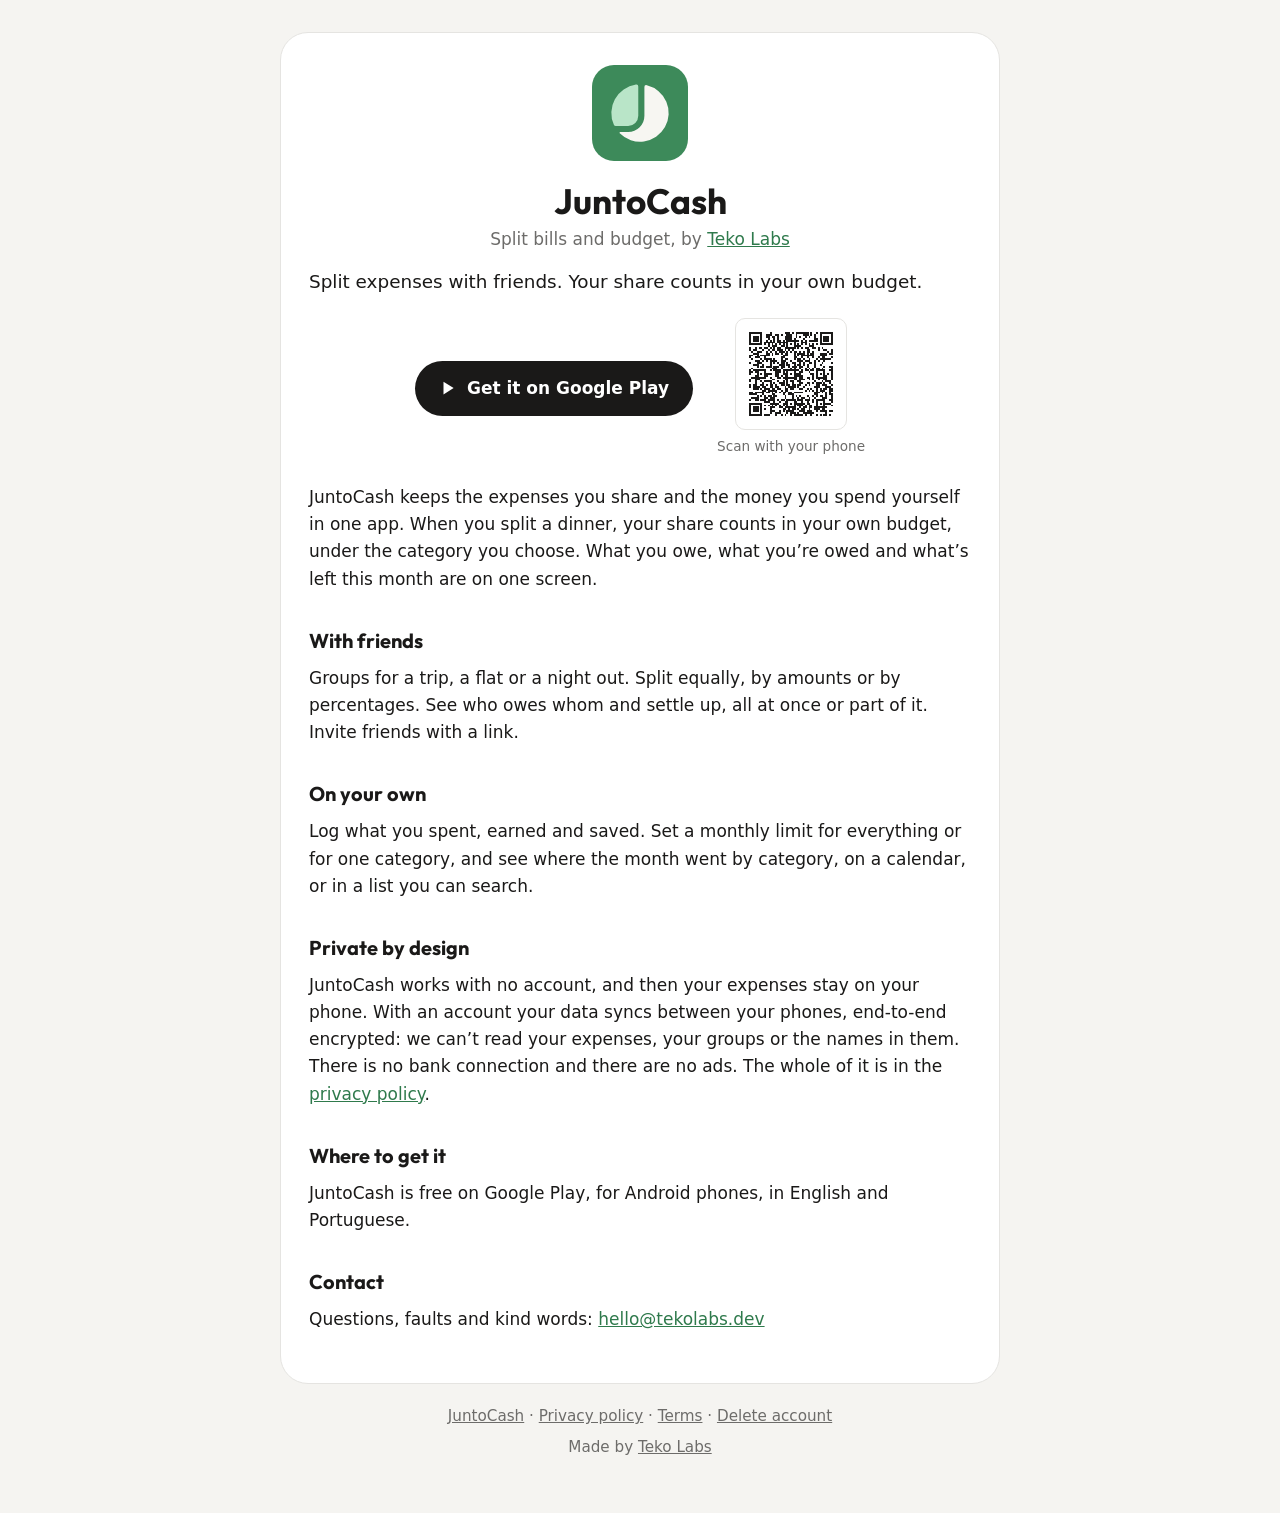
<file: index.html>
<!doctype html>
<html lang="en">
<head>
<meta charset="utf-8">
<meta name="viewport" content="width=device-width, initial-scale=1">
<title>JuntoCash: split bills and budget</title>
<meta name="description" content="Split expenses with friends, and your share counts in your own budget. A budgeting and bill-splitting app for Android, by Teko Labs.">
<meta name="robots" content="index, follow">
<link rel="canonical" href="https://tekolabs.dev/juntocash/">
<link rel="icon" href="icon.svg" type="image/svg+xml">
<link rel="icon" href="icon-512.png" type="image/png" sizes="512x512">
<link rel="apple-touch-icon" href="icon-512.png">
<meta property="og:type" content="website">
<meta property="og:site_name" content="Teko Labs">
<meta property="og:title" content="JuntoCash: split bills and budget">
<meta property="og:description" content="Split expenses with friends, and your share counts in your own budget. A budgeting and bill-splitting app for Android, by Teko Labs.">
<meta property="og:url" content="https://tekolabs.dev/juntocash/">
<meta property="og:image" content="https://tekolabs.dev/juntocash/og.png">
<meta property="og:image:width" content="1024">
<meta property="og:image:height" content="500">
<meta property="og:image:alt" content="A dinner split three ways adds its share to a Food &amp; Drink budget">
<meta name="twitter:card" content="summary_large_image">
<link rel="stylesheet" href="style.css">
<script type="application/ld+json">
{
  "@context": "https://schema.org",
  "@type": "SoftwareApplication",
  "@id": "https://tekolabs.dev/juntocash/#app",
  "name": "JuntoCash",
  "alternateName": "JuntoCash: Split bills, budget",
  "url": "https://tekolabs.dev/juntocash/",
  "image": "https://tekolabs.dev/juntocash/icon-512.png",
  "description": "A budgeting and bill-splitting app. Split expenses with friends, and your share counts in your own budget. Works with no account; with one, your data syncs end-to-end encrypted.",
  "applicationCategory": "FinanceApplication",
  "operatingSystem": "Android",
  "installUrl": "https://play.google.com/store/apps/details?id=dev.tekolabs.juntocash",
  "offers": { "@type": "Offer", "price": "0", "priceCurrency": "USD" },
  "author": { "@type": "Organization", "@id": "https://tekolabs.dev/#organization", "name": "Teko Labs", "url": "https://tekolabs.dev/" },
  "publisher": { "@id": "https://tekolabs.dev/#organization" }
}
</script>
</head>
<body>
<main>
  <header>
    <img src="icon.svg" alt="JuntoCash">
    <h1>JuntoCash</h1>
    <p class="soft">Split bills and budget, by <a href="https://tekolabs.dev/">Teko Labs</a></p>
  </header>

  <p class="lead">Split expenses with friends. Your share counts in your own budget.</p>

  <div class="get">
    <a class="button" href="https://play.google.com/store/apps/details?id=dev.tekolabs.juntocash&amp;referrer=utm_source%3Dwebsite%26utm_medium%3Dtop"><svg viewBox="0 0 24 24" aria-hidden="true"><path d="M6 3.5v17l13.5-8.5z" fill="currentColor"/></svg>Get it on Google Play</a>
    <figure class="qr"><img src="get-app-qr.svg" alt="QR code that opens JuntoCash on Google Play" width="112" height="112"><figcaption>Scan with your phone</figcaption></figure>
  </div>

  <p>JuntoCash keeps the expenses you share and the money you spend yourself in one app. When you split a dinner, your share counts in your own budget, under the category you choose. What you owe, what you’re owed and what’s left this month are on one screen.</p>

  <h2>With friends</h2>
  <p>Groups for a trip, a flat or a night out. Split equally, by amounts or by percentages. See who owes whom and settle up, all at once or part of it. Invite friends with a link.</p>

  <h2>On your own</h2>
  <p>Log what you spent, earned and saved. Set a monthly limit for everything or for one category, and see where the month went by category, on a calendar, or in a list you can search.</p>

  <h2>Private by design</h2>
  <p>JuntoCash works with no account, and then your expenses stay on your phone. With an account your data syncs between your phones, end-to-end encrypted: we can’t read your expenses, your groups or the names in them. There is no bank connection and there are no ads. The whole of it is in the <a href="privacy.html">privacy policy</a>.</p>

  <h2>Where to get it</h2>
  <p>JuntoCash is free on Google Play, for Android phones, in English and Portuguese.</p>

  <h2>Contact</h2>
  <p>Questions, faults and kind words: <a href="mailto:hello@tekolabs.dev">hello@tekolabs.dev</a></p>
</main>
<footer>
  <p><a href="./">JuntoCash</a> · <a href="privacy.html">Privacy policy</a> · <a href="terms.html">Terms</a> ·
  <a href="delete-account.html">Delete account</a></p>
  <p>Made by <a href="https://tekolabs.dev/">Teko Labs</a></p>
</footer>
</body>
</html>
</file>
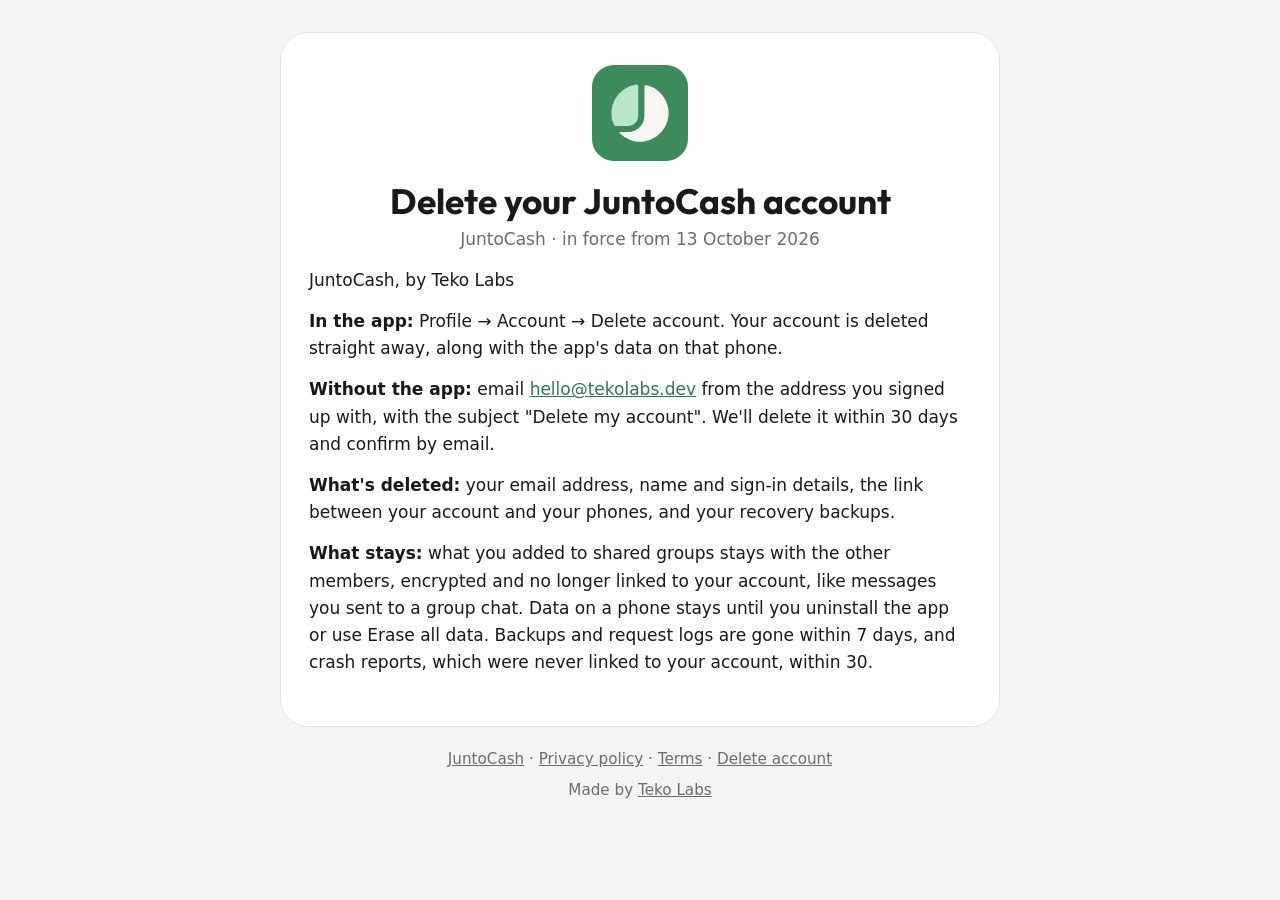
<file: delete-account.html>
<!doctype html>
<html lang="en">
<head>
<meta charset="utf-8">
<meta name="viewport" content="width=device-width, initial-scale=1">
<title>Delete your JuntoCash account · JuntoCash</title>
<meta name="description" content="How to delete a JuntoCash account, in the app or by email, and what is deleted.">
<meta name="robots" content="index, follow">
<link rel="canonical" href="https://tekolabs.dev/juntocash/delete-account.html">
<link rel="icon" href="icon.svg" type="image/svg+xml">
<link rel="icon" href="icon-512.png" type="image/png" sizes="512x512">
<link rel="apple-touch-icon" href="icon-512.png">
<meta property="og:type" content="article">
<meta property="og:site_name" content="Teko Labs">
<meta property="og:title" content="Delete your JuntoCash account · JuntoCash">
<meta property="og:description" content="How to delete a JuntoCash account, in the app or by email, and what is deleted.">
<meta property="og:url" content="https://tekolabs.dev/juntocash/delete-account.html">
<meta property="og:image" content="https://tekolabs.dev/juntocash/og.png">
<meta property="og:image:width" content="1024">
<meta property="og:image:height" content="500">
<meta property="og:image:alt" content="A dinner split three ways adds its share to a Food &amp; Drink budget">
<meta name="twitter:card" content="summary_large_image">
<link rel="stylesheet" href="style.css">
</head>
<body>
<main>
  <header>
    <a href="./"><img src="icon.svg" alt="JuntoCash"></a>
    <h1>Delete your JuntoCash account</h1>
    <p class="soft">JuntoCash · in force from 13 October 2026</p>
  </header>

  <p>JuntoCash, by Teko Labs</p>
  <p><strong>In the app:</strong> Profile → Account → Delete account. Your account is deleted straight away, along with the app's data on that phone.</p>
  <p><strong>Without the app:</strong> email <a href="mailto:hello@tekolabs.dev">hello@tekolabs.dev</a> from the address you signed up with, with the subject "Delete my account". We'll delete it within 30 days and confirm by email.</p>
  <p><strong>What's deleted:</strong> your email address, name and sign-in details, the link between your account and your phones, and your recovery backups.</p>
  <p><strong>What stays:</strong> what you added to shared groups stays with the other members, encrypted and no longer linked to your account, like messages you sent to a group chat. Data on a phone stays until you uninstall the app or use Erase all data. Backups and request logs are gone within 7 days, and crash reports, which were never linked to your account, within 30.</p>
</main>
<footer>
  <p><a href="./">JuntoCash</a> · <a href="privacy.html">Privacy policy</a> · <a href="terms.html">Terms</a> ·
  <a href="delete-account.html">Delete account</a></p>
  <p>Made by <a href="https://tekolabs.dev/">Teko Labs</a></p>
</footer>
</body>
</html>
</file>
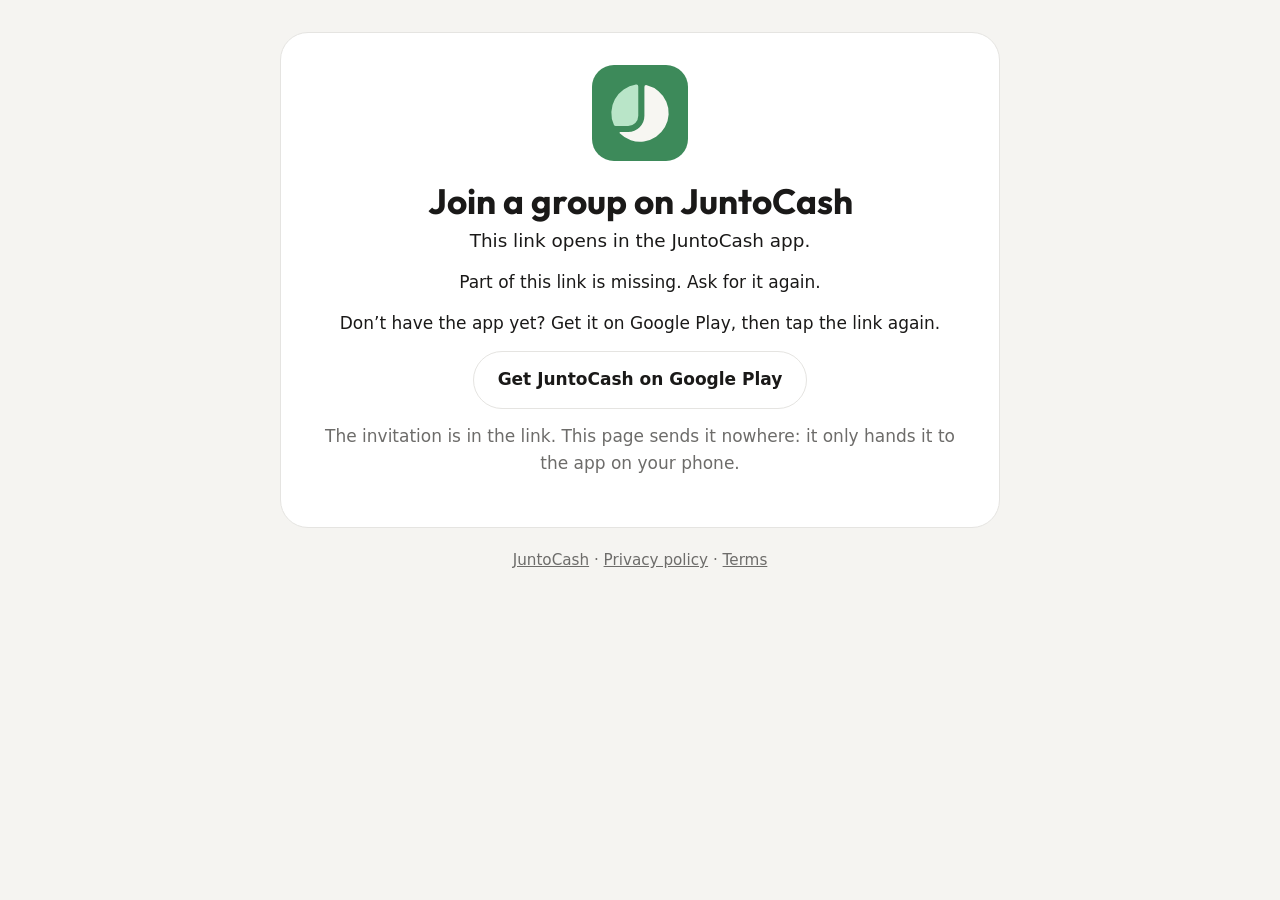
<file: join.html>
<!doctype html>
<html lang="en">
<head>
<meta charset="utf-8">
<meta name="viewport" content="width=device-width, initial-scale=1">
<meta http-equiv="Content-Security-Policy" content="default-src 'none'; style-src 'self'; img-src 'self'; font-src 'self'; script-src 'sha256-OztSRWnpsvgFAwH5nCMyUltzEje2KpNKu6y8FU4hCIE='; base-uri 'none'; form-action 'none'">
<meta name="referrer" content="no-referrer">
<meta name="robots" content="noindex, nofollow">
<title>Join a group on JuntoCash</title>
<link rel="icon" href="icon.svg" type="image/svg+xml">
<link rel="stylesheet" href="style.css">
</head>
<body>
<main>
  <header>
    <img src="icon.svg" alt="JuntoCash">
    <h1 lang="en">Join a group on JuntoCash</h1>
    <h1 lang="pt" hidden>Entrar em um grupo no JuntoCash</h1>
  </header>

  <div lang="en">
    <p class="lead center">This link opens in the JuntoCash app.</p>
    <p class="center" data-with-invite><a class="button" data-open href="junto://join">Open in JuntoCash</a></p>
    <p class="center" data-without-invite hidden>Part of this link is missing. Ask for it again.</p>
    <p class="center">Don’t have the app yet? Get it on Google Play, then tap the link again.</p>
    <p class="center"><a class="button quiet" href="https://play.google.com/store/apps/details?id=dev.tekolabs.juntocash">Get JuntoCash on Google Play</a></p>
    <p class="soft center">The invitation is in the link. This page sends it nowhere: it only hands it to the app on your phone.</p>
  </div>

  <div lang="pt" hidden>
    <p class="lead center">Este link abre no app JuntoCash.</p>
    <p class="center" data-with-invite><a class="button" data-open href="junto://join">Abrir no JuntoCash</a></p>
    <p class="center" data-without-invite hidden>Falta uma parte deste link. Peça o link de novo.</p>
    <p class="center">Ainda não tem o app? Baixe no Google Play e toque no link de novo.</p>
    <p class="center"><a class="button quiet" href="https://play.google.com/store/apps/details?id=dev.tekolabs.juntocash">Baixar o JuntoCash no Google Play</a></p>
    <p class="soft center">O convite está no link. Esta página não o envia a lugar nenhum: só o entrega ao app no seu celular.</p>
  </div>
</main>
<footer>
  <p><a href="./">JuntoCash</a> · <a href="privacy.html">Privacy policy</a> · <a href="terms.html">Terms</a></p>
</footer>
<script>
var invite = location.hash;
var portuguese = (navigator.language || "").toLowerCase().indexOf("pt") === 0;
document.documentElement.lang = portuguese ? "pt" : "en";
document.querySelectorAll("[lang]").forEach(function (part) {
  if (part !== document.documentElement) part.hidden = (part.lang === "pt") !== portuguese;
});
document.querySelectorAll("[data-open]").forEach(function (link) { link.href = "junto://join" + invite; });
document.querySelectorAll("[data-with-invite]").forEach(function (part) { part.hidden = invite.length < 2; });
document.querySelectorAll("[data-without-invite]").forEach(function (part) { part.hidden = invite.length >= 2; });
</script>
</body>
</html>
</file>
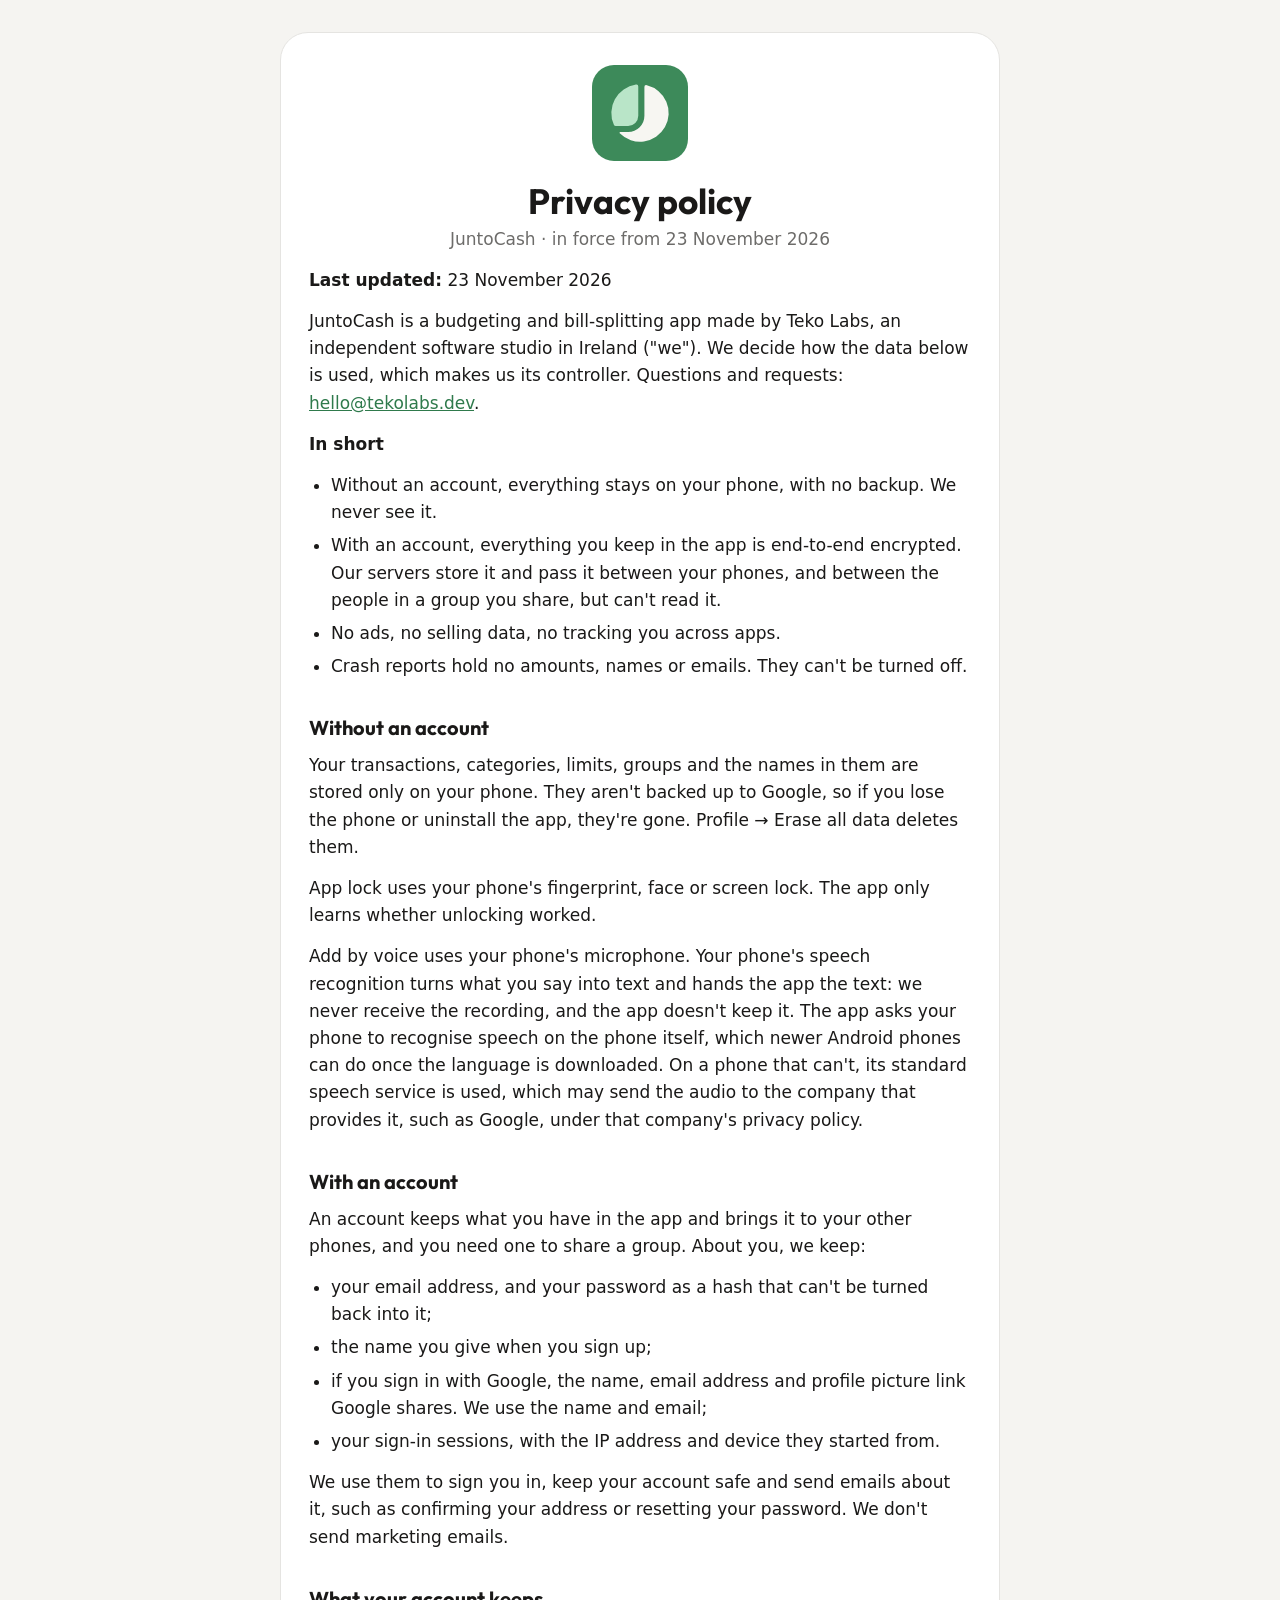
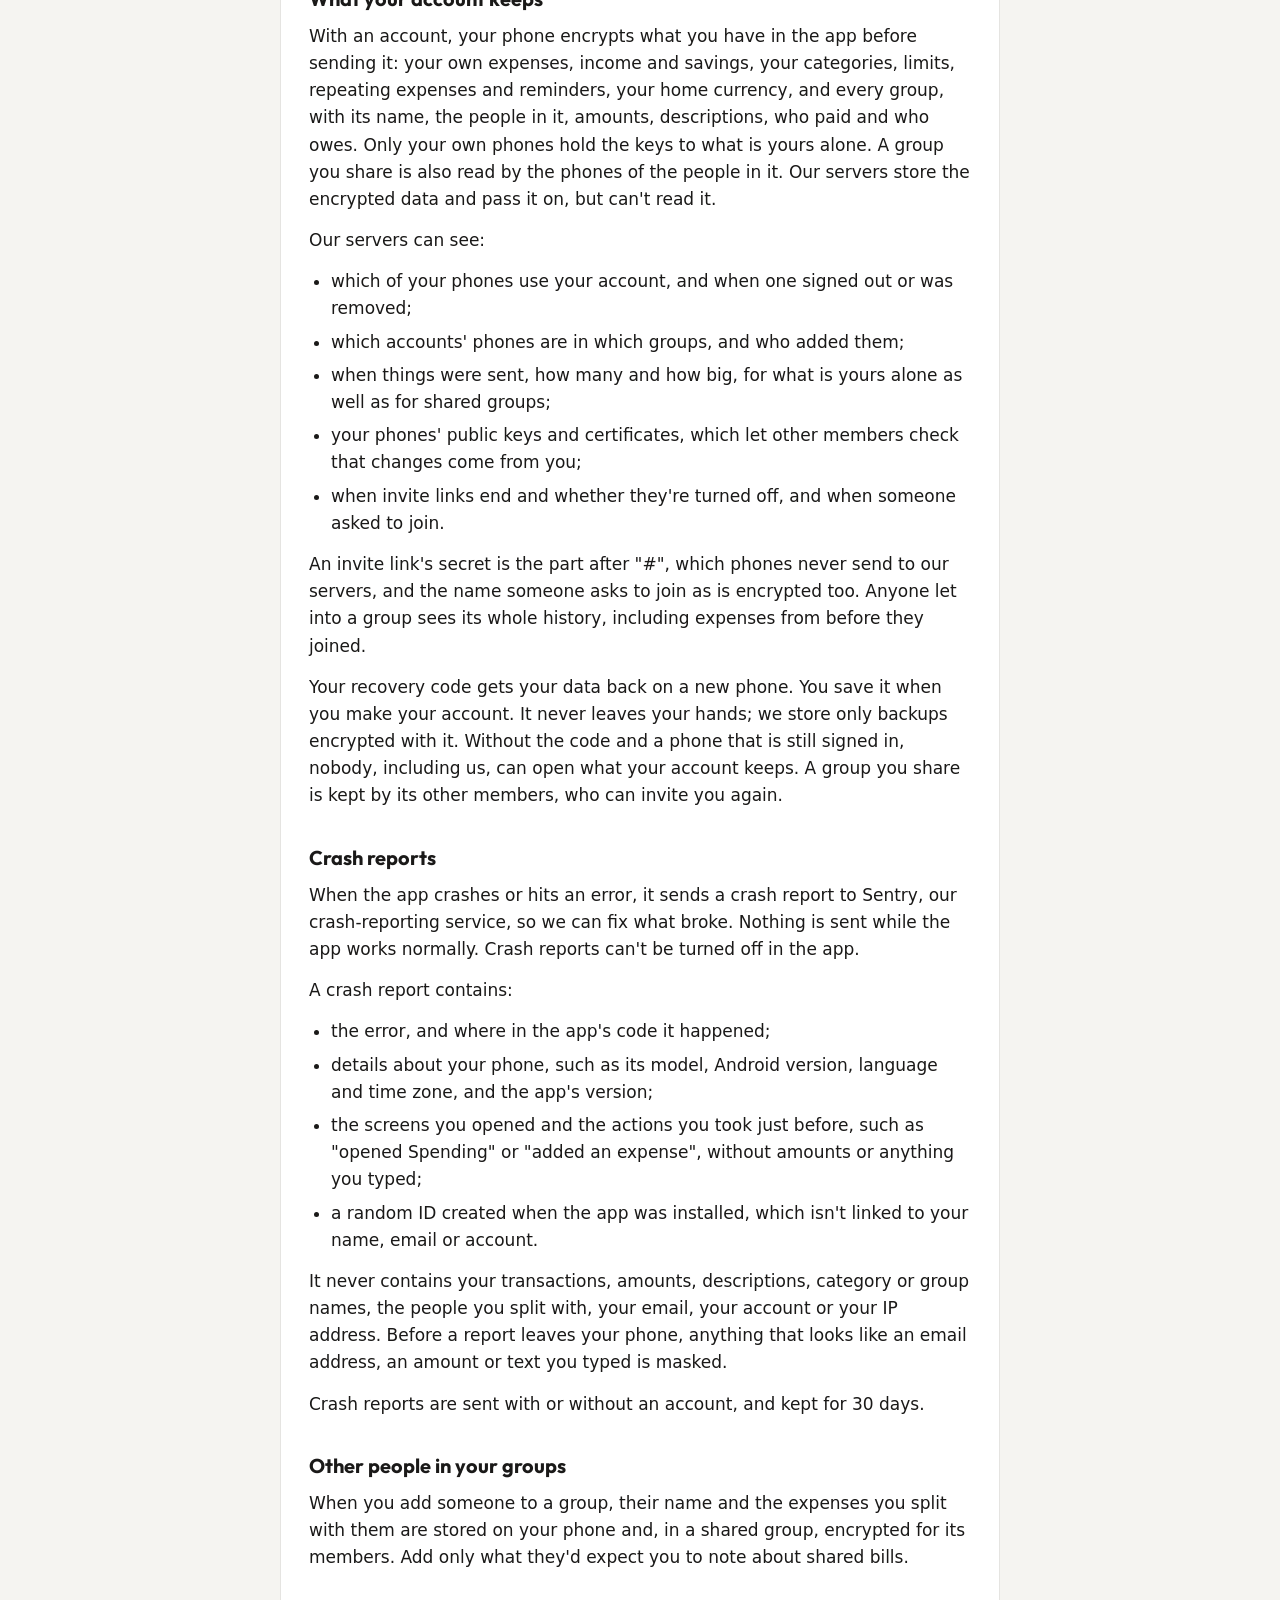
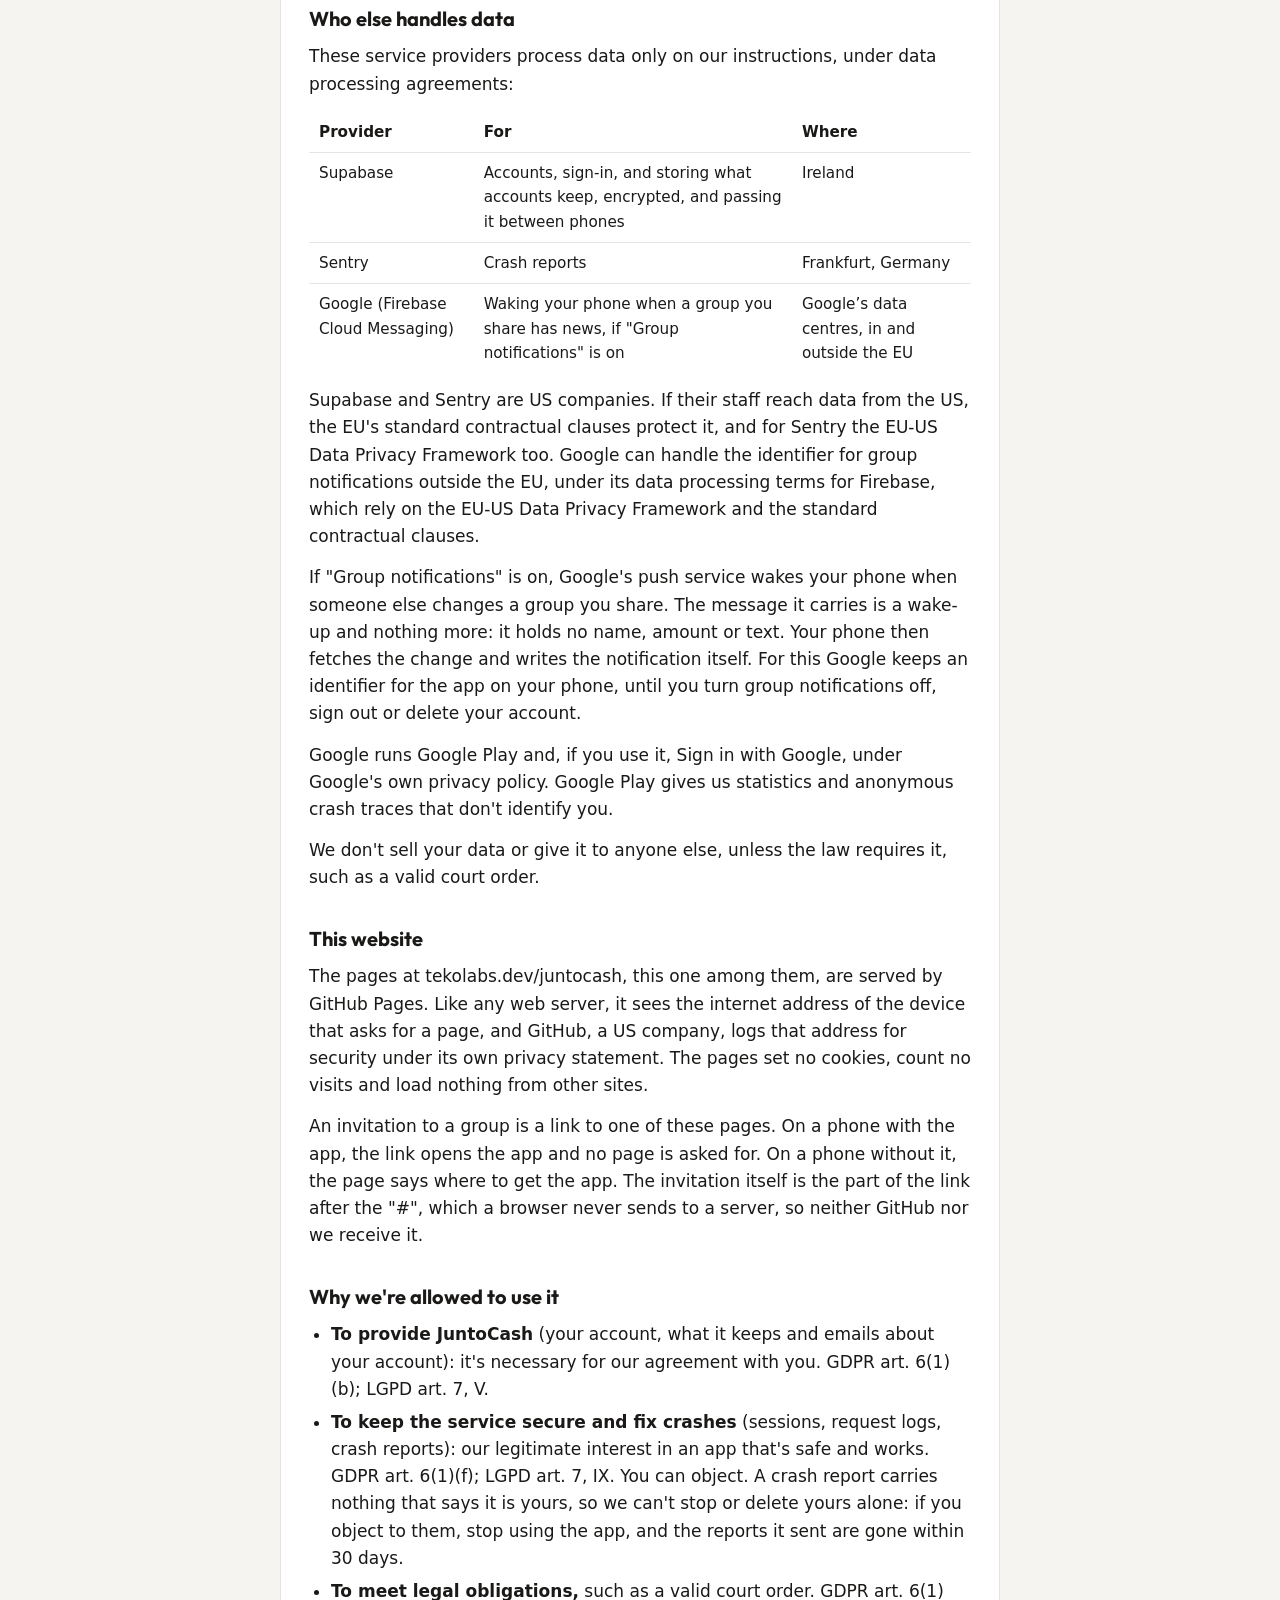
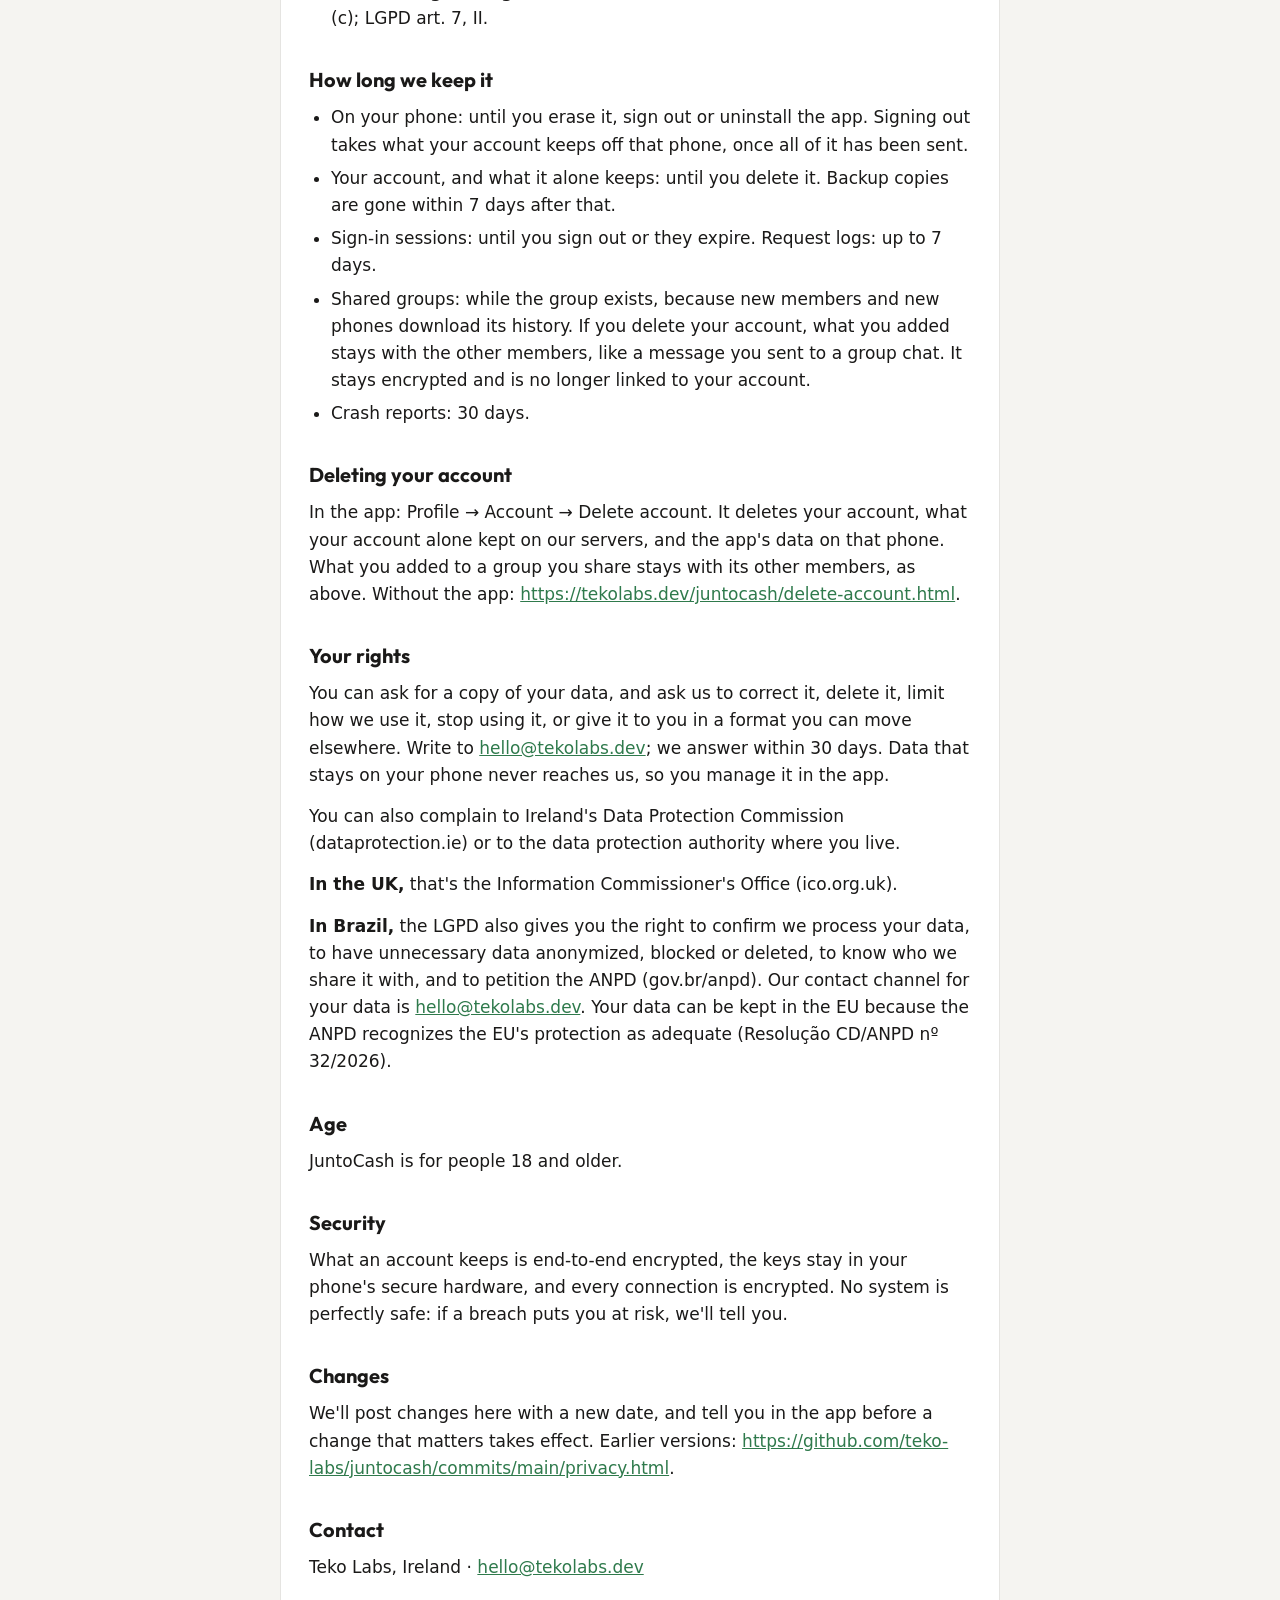
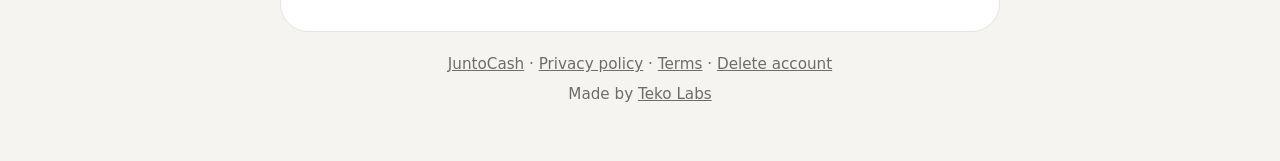
<file: privacy.html>
<!doctype html>
<html lang="en">
<head>
<meta charset="utf-8">
<meta name="viewport" content="width=device-width, initial-scale=1">
<title>Privacy policy · JuntoCash</title>
<meta name="description" content="What JuntoCash keeps on your phone, what an account keeps, what our servers can and can&#x27;t see, and how to delete it.">
<meta name="robots" content="index, follow">
<link rel="canonical" href="https://tekolabs.dev/juntocash/privacy.html">
<link rel="icon" href="icon.svg" type="image/svg+xml">
<link rel="icon" href="icon-512.png" type="image/png" sizes="512x512">
<link rel="apple-touch-icon" href="icon-512.png">
<meta property="og:type" content="article">
<meta property="og:site_name" content="Teko Labs">
<meta property="og:title" content="Privacy policy · JuntoCash">
<meta property="og:description" content="What JuntoCash keeps on your phone, what an account keeps, what our servers can and can&#x27;t see, and how to delete it.">
<meta property="og:url" content="https://tekolabs.dev/juntocash/privacy.html">
<meta property="og:image" content="https://tekolabs.dev/juntocash/og.png">
<meta property="og:image:width" content="1024">
<meta property="og:image:height" content="500">
<meta property="og:image:alt" content="A dinner split three ways adds its share to a Food &amp; Drink budget">
<meta name="twitter:card" content="summary_large_image">
<link rel="stylesheet" href="style.css">
</head>
<body>
<main>
  <header>
    <a href="./"><img src="icon.svg" alt="JuntoCash"></a>
    <h1>Privacy policy</h1>
    <p class="soft">JuntoCash · in force from 23 November 2026</p>
  </header>

  <p><strong>Last updated:</strong> 23 November 2026</p>
  <p>JuntoCash is a budgeting and bill-splitting app made by Teko Labs, an independent software studio in Ireland ("we"). We decide how the data below is used, which makes us its controller. Questions and requests: <a href="mailto:hello@tekolabs.dev">hello@tekolabs.dev</a>.</p>
  <p><strong>In short</strong></p>
  <ul>
    <li>Without an account, everything stays on your phone, with no backup. We never see it.</li>
    <li>With an account, everything you keep in the app is end-to-end encrypted. Our servers store it and pass it between your phones, and between the people in a group you share, but can't read it.</li>
    <li>No ads, no selling data, no tracking you across apps.</li>
    <li>Crash reports hold no amounts, names or emails. They can't be turned off.</li>
  </ul>
  <h2>Without an account</h2>
  <p>Your transactions, categories, limits, groups and the names in them are stored only on your phone. They aren't backed up to Google, so if you lose the phone or uninstall the app, they're gone. Profile → Erase all data deletes them.</p>
  <p>App lock uses your phone's fingerprint, face or screen lock. The app only learns whether unlocking worked.</p>
  <p>Add by voice uses your phone's microphone. Your phone's speech recognition turns what you say into text and hands the app the text: we never receive the recording, and the app doesn't keep it. The app asks your phone to recognise speech on the phone itself, which newer Android phones can do once the language is downloaded. On a phone that can't, its standard speech service is used, which may send the audio to the company that provides it, such as Google, under that company's privacy policy.</p>
  <h2>With an account</h2>
  <p>An account keeps what you have in the app and brings it to your other phones, and you need one to share a group. About you, we keep:</p>
  <ul>
    <li>your email address, and your password as a hash that can't be turned back into it;</li>
    <li>the name you give when you sign up;</li>
    <li>if you sign in with Google, the name, email address and profile picture link Google shares. We use the name and email;</li>
    <li>your sign-in sessions, with the IP address and device they started from.</li>
  </ul>
  <p>We use them to sign you in, keep your account safe and send emails about it, such as confirming your address or resetting your password. We don't send marketing emails.</p>
  <h2>What your account keeps</h2>
  <p>With an account, your phone encrypts what you have in the app before sending it: your own expenses, income and savings, your categories, limits, repeating expenses and reminders, your home currency, and every group, with its name, the people in it, amounts, descriptions, who paid and who owes. Only your own phones hold the keys to what is yours alone. A group you share is also read by the phones of the people in it. Our servers store the encrypted data and pass it on, but can't read it.</p>
  <p>Our servers can see:</p>
  <ul>
    <li>which of your phones use your account, and when one signed out or was removed;</li>
    <li>which accounts' phones are in which groups, and who added them;</li>
    <li>when things were sent, how many and how big, for what is yours alone as well as for shared groups;</li>
    <li>your phones' public keys and certificates, which let other members check that changes come from you;</li>
    <li>when invite links end and whether they're turned off, and when someone asked to join.</li>
  </ul>
  <p>An invite link's secret is the part after "#", which phones never send to our servers, and the name someone asks to join as is encrypted too. Anyone let into a group sees its whole history, including expenses from before they joined.</p>
  <p>Your recovery code gets your data back on a new phone. You save it when you make your account. It never leaves your hands; we store only backups encrypted with it. Without the code and a phone that is still signed in, nobody, including us, can open what your account keeps. A group you share is kept by its other members, who can invite you again.</p>
  <h2>Crash reports</h2>
  <p>When the app crashes or hits an error, it sends a crash report to Sentry, our crash-reporting service, so we can fix what broke. Nothing is sent while the app works normally. Crash reports can't be turned off in the app.</p>
  <p>A crash report contains:</p>
  <ul>
    <li>the error, and where in the app's code it happened;</li>
    <li>details about your phone, such as its model, Android version, language and time zone, and the app's version;</li>
    <li>the screens you opened and the actions you took just before, such as "opened Spending" or "added an expense", without amounts or anything you typed;</li>
    <li>a random ID created when the app was installed, which isn't linked to your name, email or account.</li>
  </ul>
  <p>It never contains your transactions, amounts, descriptions, category or group names, the people you split with, your email, your account or your IP address. Before a report leaves your phone, anything that looks like an email address, an amount or text you typed is masked.</p>
  <p>Crash reports are sent with or without an account, and kept for 30 days.</p>
  <h2>Other people in your groups</h2>
  <p>When you add someone to a group, their name and the expenses you split with them are stored on your phone and, in a shared group, encrypted for its members. Add only what they'd expect you to note about shared bills.</p>
  <h2>Who else handles data</h2>
  <p>These service providers process data only on our instructions, under data processing agreements:</p>
  <div class="table"><table>
    <thead><tr><th>Provider</th><th>For</th><th>Where</th></tr></thead>
    <tbody>
      <tr><td>Supabase</td><td>Accounts, sign-in, and storing what accounts keep, encrypted, and passing it between phones</td><td>Ireland</td></tr>
      <tr><td>Sentry</td><td>Crash reports</td><td>Frankfurt, Germany</td></tr>
      <tr><td>Google (Firebase Cloud Messaging)</td><td>Waking your phone when a group you share has news, if "Group notifications" is on</td><td>Google’s data centres, in and outside the EU</td></tr>
    </tbody>
  </table></div>
  <p>Supabase and Sentry are US companies. If their staff reach data from the US, the EU's standard contractual clauses protect it, and for Sentry the EU-US Data Privacy Framework too. Google can handle the identifier for group notifications outside the EU, under its data processing terms for Firebase, which rely on the EU-US Data Privacy Framework and the standard contractual clauses.</p>
  <p>If "Group notifications" is on, Google's push service wakes your phone when someone else changes a group you share. The message it carries is a wake-up and nothing more: it holds no name, amount or text. Your phone then fetches the change and writes the notification itself. For this Google keeps an identifier for the app on your phone, until you turn group notifications off, sign out or delete your account.</p>
  <p>Google runs Google Play and, if you use it, Sign in with Google, under Google's own privacy policy. Google Play gives us statistics and anonymous crash traces that don't identify you.</p>
  <p>We don't sell your data or give it to anyone else, unless the law requires it, such as a valid court order.</p>
  <h2>This website</h2>
  <p>The pages at tekolabs.dev/juntocash, this one among them, are served by GitHub Pages. Like any web server, it sees the internet address of the device that asks for a page, and GitHub, a US company, logs that address for security under its own privacy statement. The pages set no cookies, count no visits and load nothing from other sites.</p>
  <p>An invitation to a group is a link to one of these pages. On a phone with the app, the link opens the app and no page is asked for. On a phone without it, the page says where to get the app. The invitation itself is the part of the link after the "#", which a browser never sends to a server, so neither GitHub nor we receive it.</p>
  <h2>Why we're allowed to use it</h2>
  <ul>
    <li><strong>To provide JuntoCash</strong> (your account, what it keeps and emails about your account): it's necessary for our agreement with you. GDPR art. 6(1)(b); LGPD art. 7, V.</li>
    <li><strong>To keep the service secure and fix crashes</strong> (sessions, request logs, crash reports): our legitimate interest in an app that's safe and works. GDPR art. 6(1)(f); LGPD art. 7, IX. You can object. A crash report carries nothing that says it is yours, so we can't stop or delete yours alone: if you object to them, stop using the app, and the reports it sent are gone within 30 days.</li>
    <li><strong>To meet legal obligations,</strong> such as a valid court order. GDPR art. 6(1)(c); LGPD art. 7, II.</li>
  </ul>
  <h2>How long we keep it</h2>
  <ul>
    <li>On your phone: until you erase it, sign out or uninstall the app. Signing out takes what your account keeps off that phone, once all of it has been sent.</li>
    <li>Your account, and what it alone keeps: until you delete it. Backup copies are gone within 7 days after that.</li>
    <li>Sign-in sessions: until you sign out or they expire. Request logs: up to 7 days.</li>
    <li>Shared groups: while the group exists, because new members and new phones download its history. If you delete your account, what you added stays with the other members, like a message you sent to a group chat. It stays encrypted and is no longer linked to your account.</li>
    <li>Crash reports: 30 days.</li>
  </ul>
  <h2>Deleting your account</h2>
  <p>In the app: Profile → Account → Delete account. It deletes your account, what your account alone kept on our servers, and the app's data on that phone. What you added to a group you share stays with its other members, as above. Without the app: <a href="https://tekolabs.dev/juntocash/delete-account.html">https://tekolabs.dev/juntocash/delete-account.html</a>.</p>
  <h2>Your rights</h2>
  <p>You can ask for a copy of your data, and ask us to correct it, delete it, limit how we use it, stop using it, or give it to you in a format you can move elsewhere. Write to <a href="mailto:hello@tekolabs.dev">hello@tekolabs.dev</a>; we answer within 30 days. Data that stays on your phone never reaches us, so you manage it in the app.</p>
  <p>You can also complain to Ireland's Data Protection Commission (dataprotection.ie) or to the data protection authority where you live.</p>
  <p><strong>In the UK,</strong> that's the Information Commissioner's Office (ico.org.uk).</p>
  <p><strong>In Brazil,</strong> the LGPD also gives you the right to confirm we process your data, to have unnecessary data anonymized, blocked or deleted, to know who we share it with, and to petition the ANPD (gov.br/anpd). Our contact channel for your data is <a href="mailto:hello@tekolabs.dev">hello@tekolabs.dev</a>. Your data can be kept in the EU because the ANPD recognizes the EU's protection as adequate (Resolução CD/ANPD nº 32/2026).</p>
  <h2>Age</h2>
  <p>JuntoCash is for people 18 and older.</p>
  <h2>Security</h2>
  <p>What an account keeps is end-to-end encrypted, the keys stay in your phone's secure hardware, and every connection is encrypted. No system is perfectly safe: if a breach puts you at risk, we'll tell you.</p>
  <h2>Changes</h2>
  <p>We'll post changes here with a new date, and tell you in the app before a change that matters takes effect. Earlier versions: <a href="https://github.com/teko-labs/juntocash/commits/main/privacy.html">https://github.com/teko-labs/juntocash/commits/main/privacy.html</a>.</p>
  <h2>Contact</h2>
  <p>Teko Labs, Ireland · <a href="mailto:hello@tekolabs.dev">hello@tekolabs.dev</a></p>
</main>
<footer>
  <p><a href="./">JuntoCash</a> · <a href="privacy.html">Privacy policy</a> · <a href="terms.html">Terms</a> ·
  <a href="delete-account.html">Delete account</a></p>
  <p>Made by <a href="https://tekolabs.dev/">Teko Labs</a></p>
</footer>
</body>
</html>
</file>
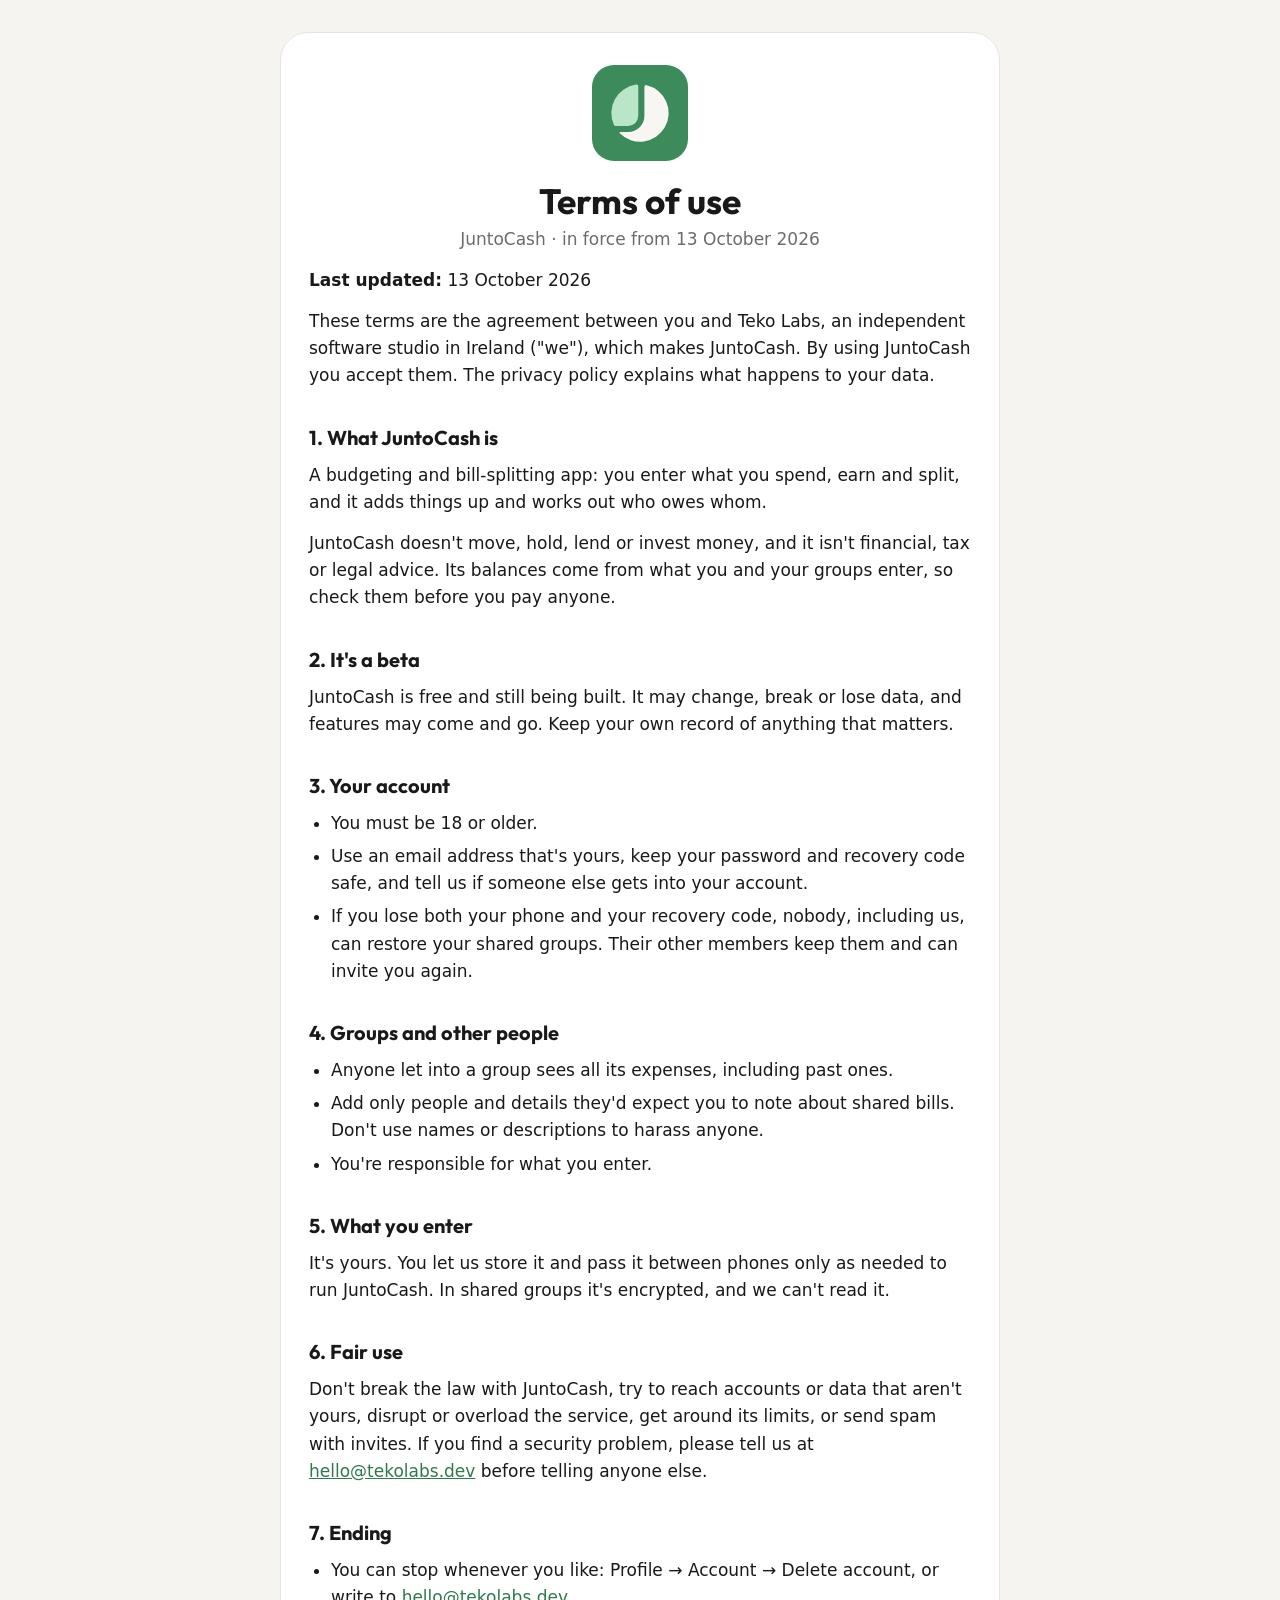
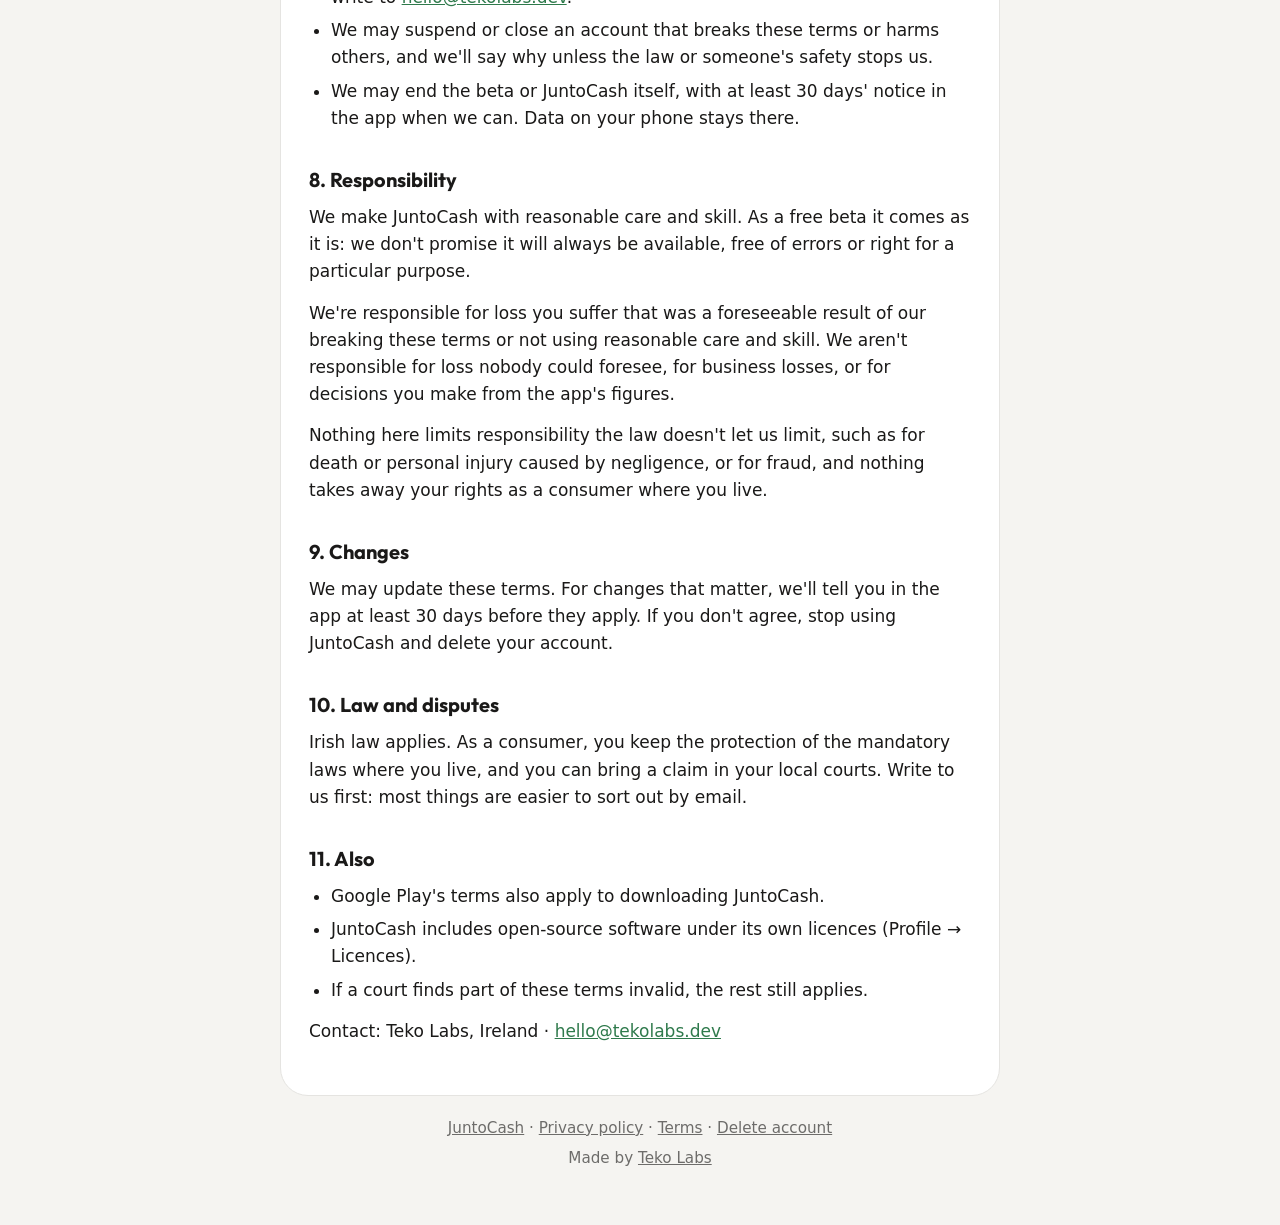
<file: terms.html>
<!doctype html>
<html lang="en">
<head>
<meta charset="utf-8">
<meta name="viewport" content="width=device-width, initial-scale=1">
<title>Terms of use · JuntoCash</title>
<meta name="description" content="The agreement between you and Teko Labs for using JuntoCash.">
<meta name="robots" content="index, follow">
<link rel="canonical" href="https://tekolabs.dev/juntocash/terms.html">
<link rel="icon" href="icon.svg" type="image/svg+xml">
<link rel="icon" href="icon-512.png" type="image/png" sizes="512x512">
<link rel="apple-touch-icon" href="icon-512.png">
<meta property="og:type" content="article">
<meta property="og:site_name" content="Teko Labs">
<meta property="og:title" content="Terms of use · JuntoCash">
<meta property="og:description" content="The agreement between you and Teko Labs for using JuntoCash.">
<meta property="og:url" content="https://tekolabs.dev/juntocash/terms.html">
<meta property="og:image" content="https://tekolabs.dev/juntocash/og.png">
<meta property="og:image:width" content="1024">
<meta property="og:image:height" content="500">
<meta property="og:image:alt" content="A dinner split three ways adds its share to a Food &amp; Drink budget">
<meta name="twitter:card" content="summary_large_image">
<link rel="stylesheet" href="style.css">
</head>
<body>
<main>
  <header>
    <a href="./"><img src="icon.svg" alt="JuntoCash"></a>
    <h1>Terms of use</h1>
    <p class="soft">JuntoCash · in force from 13 October 2026</p>
  </header>

  <p><strong>Last updated:</strong> 13 October 2026</p>
  <p>These terms are the agreement between you and Teko Labs, an independent software studio in Ireland ("we"), which makes JuntoCash. By using JuntoCash you accept them. The privacy policy explains what happens to your data.</p>
  <h2>1. What JuntoCash is</h2>
  <p>A budgeting and bill-splitting app: you enter what you spend, earn and split, and it adds things up and works out who owes whom.</p>
  <p>JuntoCash doesn't move, hold, lend or invest money, and it isn't financial, tax or legal advice. Its balances come from what you and your groups enter, so check them before you pay anyone.</p>
  <h2>2. It's a beta</h2>
  <p>JuntoCash is free and still being built. It may change, break or lose data, and features may come and go. Keep your own record of anything that matters.</p>
  <h2>3. Your account</h2>
  <ul>
    <li>You must be 18 or older.</li>
    <li>Use an email address that's yours, keep your password and recovery code safe, and tell us if someone else gets into your account.</li>
    <li>If you lose both your phone and your recovery code, nobody, including us, can restore your shared groups. Their other members keep them and can invite you again.</li>
  </ul>
  <h2>4. Groups and other people</h2>
  <ul>
    <li>Anyone let into a group sees all its expenses, including past ones.</li>
    <li>Add only people and details they'd expect you to note about shared bills. Don't use names or descriptions to harass anyone.</li>
    <li>You're responsible for what you enter.</li>
  </ul>
  <h2>5. What you enter</h2>
  <p>It's yours. You let us store it and pass it between phones only as needed to run JuntoCash. In shared groups it's encrypted, and we can't read it.</p>
  <h2>6. Fair use</h2>
  <p>Don't break the law with JuntoCash, try to reach accounts or data that aren't yours, disrupt or overload the service, get around its limits, or send spam with invites. If you find a security problem, please tell us at <a href="mailto:hello@tekolabs.dev">hello@tekolabs.dev</a> before telling anyone else.</p>
  <h2>7. Ending</h2>
  <ul>
    <li>You can stop whenever you like: Profile → Account → Delete account, or write to <a href="mailto:hello@tekolabs.dev">hello@tekolabs.dev</a>.</li>
    <li>We may suspend or close an account that breaks these terms or harms others, and we'll say why unless the law or someone's safety stops us.</li>
    <li>We may end the beta or JuntoCash itself, with at least 30 days' notice in the app when we can. Data on your phone stays there.</li>
  </ul>
  <h2>8. Responsibility</h2>
  <p>We make JuntoCash with reasonable care and skill. As a free beta it comes as it is: we don't promise it will always be available, free of errors or right for a particular purpose.</p>
  <p>We're responsible for loss you suffer that was a foreseeable result of our breaking these terms or not using reasonable care and skill. We aren't responsible for loss nobody could foresee, for business losses, or for decisions you make from the app's figures.</p>
  <p>Nothing here limits responsibility the law doesn't let us limit, such as for death or personal injury caused by negligence, or for fraud, and nothing takes away your rights as a consumer where you live.</p>
  <h2>9. Changes</h2>
  <p>We may update these terms. For changes that matter, we'll tell you in the app at least 30 days before they apply. If you don't agree, stop using JuntoCash and delete your account.</p>
  <h2>10. Law and disputes</h2>
  <p>Irish law applies. As a consumer, you keep the protection of the mandatory laws where you live, and you can bring a claim in your local courts. Write to us first: most things are easier to sort out by email.</p>
  <h2>11. Also</h2>
  <ul>
    <li>Google Play's terms also apply to downloading JuntoCash.</li>
    <li>JuntoCash includes open-source software under its own licences (Profile → Licences).</li>
    <li>If a court finds part of these terms invalid, the rest still applies.</li>
  </ul>
  <p>Contact: Teko Labs, Ireland · <a href="mailto:hello@tekolabs.dev">hello@tekolabs.dev</a></p>
</main>
<footer>
  <p><a href="./">JuntoCash</a> · <a href="privacy.html">Privacy policy</a> · <a href="terms.html">Terms</a> ·
  <a href="delete-account.html">Delete account</a></p>
  <p>Made by <a href="https://tekolabs.dev/">Teko Labs</a></p>
</footer>
</body>
</html>
</file>
<file: style.css>
/* JuntoCash's public pages, in the app's own colours and type: its background, a white card, its green.
   Nothing is asked of another site: the headings' font is served from here, and the text is in the reader's own. */
@font-face {
  font-family: "Outfit";
  font-weight: 700;
  font-display: swap;
  src: url("outfit-bold.ttf") format("truetype");
}

:root {
  --ground: #F5F4F1;
  --card: #FFFFFF;
  --ink: #1A1918;
  --ink-soft: #6D6C6A;
  --line: #E5E4E1;
  --green: #3D8A5A;
  --green-deep: #2F7A4C;
  --mint: #C8F0D8;
}

* { box-sizing: border-box; }

html { -webkit-text-size-adjust: 100%; }

body {
  margin: 0;
  min-height: 100vh;
  padding: 32px 16px 48px;
  background: var(--ground);
  color: var(--ink);
  font: 17px/1.6 system-ui, -apple-system, "Segoe UI", Roboto, Helvetica, Arial, sans-serif;
}

main {
  max-width: 720px;
  margin: 0 auto;
  padding: 32px 28px 36px;
  background: var(--card);
  border: 1px solid var(--line);
  border-radius: 28px;
}

header { text-align: center; }

header img { width: 96px; height: 96px; border-radius: 22px; }

h1, h2 { font-family: "Outfit", system-ui, sans-serif; font-weight: 700; text-wrap: balance; }

h1 { margin: 12px 0 4px; font-size: 2.2rem; line-height: 1.15; }

h2 { margin: 32px 0 8px; font-size: 1.25rem; }

p, ul { margin: 0 0 14px; }

ul { padding-left: 22px; }

li { margin-bottom: 6px; }

a { color: var(--green-deep); }

code { font-size: 0.95em; }

.lead { font-size: 1.15rem; }

.soft { color: var(--ink-soft); }

.center { text-align: center; }

[hidden] { display: none !important; }

.button {
  display: inline-block;
  min-width: 260px;
  padding: 14px 24px;
  border-radius: 999px;
  background: var(--ink);
  color: var(--card);
  font-weight: 600;
  text-decoration: none;
}

.button.quiet { background: var(--card); color: var(--ink); border: 1px solid var(--line); }

.table { overflow-x: auto; margin: 0 0 14px; }

table { border-collapse: collapse; width: 100%; font-size: 0.95rem; }

th, td { text-align: left; vertical-align: top; padding: 8px 10px; border-top: 1px solid var(--line); }

thead th { border-top: 0; font-weight: 600; }

footer {
  max-width: 720px;
  margin: 20px auto 0;
  text-align: center;
  color: var(--ink-soft);
  font-size: 0.95rem;
}

footer p { margin: 0 0 6px; }

footer a { color: var(--ink-soft); }

/* The way to the app, under the opening line: the button, and on a computer a QR code for the phone beside it. */
.get { display: flex; flex-wrap: wrap; gap: 18px 24px; align-items: center; justify-content: center; margin: 22px 0 26px; }

.get .button { display: inline-flex; align-items: center; justify-content: center; gap: 10px; }

.get .button svg { width: 18px; height: 18px; flex: none; }

.qr { display: grid; justify-items: center; gap: 6px; margin: 0; }

.qr img { width: 112px; height: 112px; padding: 6px; background: #FFFFFF; border: 1px solid var(--line); border-radius: 10px; }

.qr figcaption { color: var(--ink-soft); font-size: 0.85rem; }

/* On a phone the button is the way: a code to scan with the phone in your hand does nothing. */
@media (max-width: 640px), (pointer: coarse) { .qr { display: none; } }
</file>
